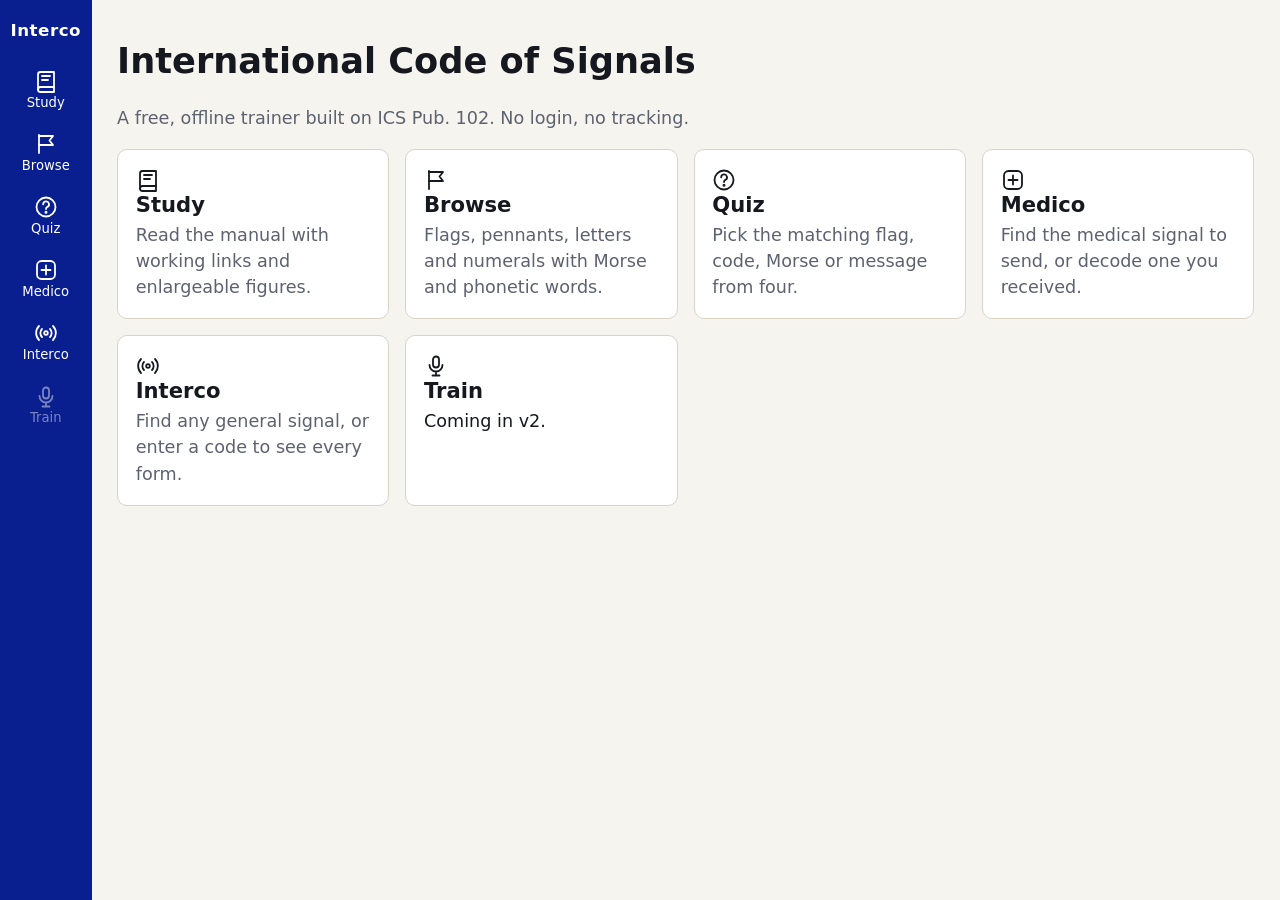
<file: docs/index.html>
<!doctype html>
<html lang="en">
<head>
<meta charset="utf-8">
<meta name="viewport" content="width=device-width, initial-scale=1">
<title>Interco — International Code of Signals trainer</title>
<meta name="description" content="Free offline trainer for the International Code of Signals: study the manual, browse flags and codes.">
<meta name="theme-color" content="#0a1f8f">
<link rel="stylesheet" href="css/app.css">
</head>
<body>
<nav class="side" id="nav" aria-label="Main"></nav>
<main id="view" tabindex="-1"></main>
<div id="lightbox" class="lightbox" hidden><button type="button" aria-label="Close">×</button><img alt=""></div>
<script type="module" src="js/app.js"></script>
<noscript>This app needs JavaScript.</noscript>
</body>
</html>
</file>
<file: docs/css/app.css>
/* Tokens: every colour is a variable so a night theme can override them later. */
:root {
  --bg: #f6f4ee;
  --surface: #ffffff;
  --ink: #15181f;
  --muted: #5d6270;
  --line: #d9d4c6;
  --accent: #0a1f8f;   /* signal blue */
  --accent-ink: #ffffff;
  --signal-red: #e3262b;
  --signal-yellow: #ffe600;
  --radius: 10px;
  --gap: 16px;
  --navw: 5.2rem;
  --measure: 78ch;
  font-size: clamp(16px, 0.9rem + 0.25vw, 24px);
}
* { box-sizing: border-box; }
html { -webkit-text-size-adjust: 100%; }
body { margin: 0; background: var(--bg); color: var(--ink); font-family: system-ui, -apple-system, "Segoe UI", Roboto, sans-serif; line-height: 1.5; }
a { color: var(--accent); }
main { padding: var(--gap) clamp(var(--gap), 2vw, 3rem); outline: none; min-width: 0; }
h1, h2, h3 { line-height: 1.2; }
.muted { color: var(--muted); }
.cards { display: grid; grid-template-columns: repeat(auto-fill, minmax(min(100%, 15rem), 1fr)); gap: var(--gap); margin: var(--gap) 0; }
.card { display: block; background: var(--surface); border: 1px solid var(--line); border-radius: var(--radius); padding: 1rem; text-decoration: none; color: inherit; }
.card:hover { border-color: var(--accent); }
.card h2 { margin: 0 0 .25rem; font-size: 1.2rem; }

/* BROWSE */
.tools { display: flex; flex-wrap: wrap; gap: .5rem; align-items: center; margin: .5rem 0 var(--gap); }
.tools input[type=search] { flex: 1 1 14rem; padding: .55rem .8rem; border: 1px solid var(--line); border-radius: var(--radius); font: inherit; background: var(--surface); color: inherit; }
.seg { display: inline-flex; border: 1px solid var(--line); border-radius: var(--radius); overflow: hidden; background: var(--surface); }
.seg button { border: 0; background: none; padding: .5rem .8rem; font: inherit; color: inherit; cursor: pointer; }
.seg button[aria-pressed="true"] { background: var(--accent); color: var(--accent-ink); }
.grid { display: grid; grid-template-columns: repeat(auto-fill, minmax(min(100%, 9.5rem), 1fr)); gap: .75rem; }
.tile { display: flex; flex-direction: column; align-items: center; gap: .35rem; background: var(--surface); border: 1px solid var(--line); border-radius: var(--radius); padding: .8rem .5rem; cursor: pointer; font: inherit; color: inherit; }
.tile:hover, .tile:focus-visible { border-color: var(--accent); }
.tile img { width: 100%; height: 5rem; object-fit: contain; }
.tile .ch { font-weight: 800; font-size: 1.5rem; line-height: 1; }
.tile .wd { color: var(--muted); font-size: .9rem; }
.morse { font-family: ui-monospace, Consolas, monospace; letter-spacing: .15em; font-size: 1.1rem; }
.detail { background: var(--surface); border: 1px solid var(--line); border-radius: var(--radius); padding: 1.2rem; display: grid; gap: 1.2rem; grid-template-columns: minmax(0, 1fr); }
@media (min-width: 760px) { .detail { grid-template-columns: minmax(0, 22rem) minmax(0, 1fr); } }
.detail img.big { width: 100%; max-height: 22rem; object-fit: contain; border: 1px solid var(--line); border-radius: var(--radius); padding: .5rem; background: #fff; }
.detail h1 { margin: 0 0 .2rem; font-size: 2.2rem; }
.kv { display: grid; grid-template-columns: max-content 1fr; gap: .3rem 1rem; margin: 1rem 0; }
.kv dt { color: var(--muted); }
.kv dd { margin: 0; }
.morse-vis { display: flex; align-items: center; gap: .35rem; flex-wrap: wrap; }
.morse-vis i { display: inline-block; height: .8rem; background: var(--ink); border-radius: 99px; }
.morse-vis i.dot { width: .8rem; } .morse-vis i.dash { width: 2.4rem; }
.morse-vis i.on { background: var(--signal-red); }
button.act { padding: .5rem .9rem; border-radius: var(--radius); border: 1px solid var(--accent); background: var(--accent); color: var(--accent-ink); font: inherit; cursor: pointer; }
button.act.sec { background: none; color: var(--accent); }

/* STUDY */
.study { display: grid; gap: var(--gap); grid-template-columns: minmax(0, 1fr); }
@media (min-width: 960px) { .study.has-toc { grid-template-columns: 20rem minmax(0, 1fr); align-items: start; } }
.toc { background: var(--surface); border: 1px solid var(--line); border-radius: var(--radius); padding: .6rem .4rem; }
@media (min-width: 960px) { .toc { position: sticky; top: .6rem; max-height: calc(100vh - 1.2rem); overflow: auto; } }
.toc ul { list-style: none; margin: 0; padding: 0; }
.toc a { display: block; padding: .2rem .6rem; text-decoration: none; color: inherit; border-radius: 6px; font-size: .95rem; }
.toc a:hover { background: var(--bg); }
.toc li.l1 > a { font-weight: 700; margin-top: .4rem; }
.toc li.l2 > a { padding-left: 1.2rem; }
.toc li.l3 > a { padding-left: 2rem; color: var(--muted); }
.toc .cur { background: var(--bg); box-shadow: inset 3px 0 0 var(--accent); }
.manual { background: var(--surface); border: 1px solid var(--line); border-radius: var(--radius); padding: 1rem 1.2rem 2rem; min-width: 0; }
.manual > * { max-width: var(--measure); }
.manual table, .manual figure { max-width: 100%; }
.manual table { border-collapse: collapse; margin: 1rem 0; width: auto; font-size: .95rem; display: block; overflow-x: auto; }
.manual td, .manual th { border: 1px solid var(--line); padding: .3rem .6rem; vertical-align: top; text-align: left; }
.manual th { background: var(--bg); }
.manual figure { margin: 1rem 0; }
.manual figure img { max-width: 100%; height: auto; cursor: zoom-in; border: 1px solid var(--line); background: #fff; }
.manual h2 { margin-top: 2rem; } .manual h3 { margin-top: 1.6rem; color: var(--accent); }
.manual h4, .manual h5 { margin: 1.2rem 0 .3rem; }
.pagemark { margin: 1.6rem 0 .4rem; padding-top: .3rem; border-top: 1px dashed var(--line); color: var(--muted); font-size: .8rem; text-align: right; }
.pageno { scroll-margin-top: 1rem; }
.manual :target, .flash { background: rgba(255, 230, 0, .35); }
.lightbox { position: fixed; inset: 0; z-index: 50; background: rgba(0,0,0,.85); display: grid; place-items: center; overflow: auto; padding: 1rem; }
.lightbox[hidden] { display: none; }
.lightbox img { max-width: none; width: min(100%, 2200px); background: #fff; }
.lightbox button { position: fixed; top: .5rem; right: .8rem; font-size: 2rem; color: #fff; background: none; border: 0; cursor: pointer; }
.chapnav { display: flex; justify-content: space-between; gap: 1rem; margin-top: 2rem; }
:focus-visible { outline: 3px solid var(--signal-red); outline-offset: 2px; }

/* Shell: icon rail on the left in landscape, tab bar at the bottom in portrait. */
body { display: grid; grid-template-columns: var(--navw) minmax(0, 1fr); min-height: 100vh; }
.side { position: sticky; top: 0; height: 100vh; display: flex; flex-direction: column; align-items: stretch; gap: .15rem; padding: .6rem .35rem; background: var(--accent); color: var(--accent-ink); }
.side .logo { text-align: center; text-decoration: none; color: inherit; font-weight: 800; font-size: .95rem; letter-spacing: .03em; padding: .4rem 0 .8rem; }
.side .item { display: flex; flex-direction: column; align-items: center; gap: .15rem; padding: .55rem .2rem; border-radius: var(--radius); color: inherit; text-decoration: none; font-size: .75rem; line-height: 1.1; border: 0; background: none; font-family: inherit; }
.side a.item:hover { background: rgba(255,255,255,.16); }
.side .item[aria-current="page"] { background: rgba(255,255,255,.26); box-shadow: inset 3px 0 0 var(--signal-yellow); }
.side .item.soon { opacity: .45; cursor: default; }
.side .spacer { flex: 1; }
.ico { display: block; }
@media (max-aspect-ratio: 1/1), (max-width: 699px) {
  body { grid-template-columns: minmax(0, 1fr); padding-bottom: 4rem; }
  .side { position: fixed; z-index: 20; inset: auto 0 0 0; height: 3.8rem; flex-direction: row; padding: .25rem; gap: 0; justify-content: space-around; }
  .side .logo, .side .spacer { display: none; }
  .side .item { flex: 1; padding: .3rem 0; }
  .side .item[aria-current="page"] { box-shadow: inset 0 3px 0 var(--signal-yellow); }
  .toc { position: static !important; max-height: 16rem; }
}
.home-intro { max-width: 60ch; }
.dl { display: inline-flex; align-items: center; gap: .4rem; }

/* Study overview: the full table of contents */
.fulltoc { columns: 22rem auto; column-gap: 2.5rem; margin-top: 1rem; }
.fulltoc section { break-inside: avoid-column; margin: 0 0 1.4rem; }
.fulltoc h2 { margin: 0 0 .3rem; font-size: 1.15rem; }
.fulltoc h2 a { text-decoration: none; }
.fulltoc ul { list-style: none; margin: 0; padding: 0; }
.fulltoc li a { display: flex; justify-content: space-between; gap: 1rem; padding: .15rem .3rem; text-decoration: none; color: inherit; border-radius: 6px; }
.fulltoc li a:hover { background: var(--surface); }
.fulltoc li.l2 a { padding-left: 1.2rem; }
.fulltoc li.l3 a { padding-left: 2.2rem; color: var(--muted); font-size: .95em; }
.fulltoc .pg { color: var(--muted); font-variant-numeric: tabular-nums; }
.manual { max-width: none; }
.manual > * { max-width: var(--measure); }

/* Index chapters: linked entries in columns */
.ixnav { position: sticky; top: 0; z-index: 3; display: flex; flex-wrap: wrap; gap: .25rem; padding: .4rem 0; background: var(--surface); border-bottom: 1px solid var(--line); margin-bottom: .6rem; max-width: none !important; }
.ixnav a { min-width: 1.9rem; text-align: center; padding: .2rem .35rem; border-radius: 6px; text-decoration: none; font-weight: 700; }
.ixnav a:hover { background: var(--bg); }
.ixlist { columns: 20rem auto; column-gap: 2.2rem; max-width: none !important; }
.ixlist .ixhead { column-span: all; text-align: center; font-weight: 700; margin: .1rem 0; }
.ixlist .ixh { break-after: avoid; margin: 1.1rem 0 .3rem; color: var(--accent); scroll-margin-top: 3.2rem; }
.ixlist .pagemark { column-span: all; }
.ix { break-inside: avoid; padding: .06rem 0; }
.ix.l1 { padding-left: 1.2rem; }
.ix.l2 { padding-left: 2.4rem; }
.ix .r { white-space: nowrap; }
.ix .r a { text-decoration: none; font-variant-numeric: tabular-nums; padding: 0 .15rem; border-radius: 4px; }
.ix .r a:hover { background: var(--bg); text-decoration: underline; }
.manual .ixnav, .manual .ixlist { max-width: none; }
/* cross-references and footnote markers inside the manual */
.xref { font-variant-numeric: tabular-nums; }
a.fn { font-weight: 800; text-decoration: none; padding: 0 .1rem; color: var(--signal-red); }
a.fn:hover { background: rgba(227, 38, 43, .12); }
tr:target td, p:target { background: rgba(255, 230, 0, .35); }
.fnote { color: var(--muted); font-size: .9em; }

/* Signal rows in the manual */
.manual p.sig { display: grid; grid-template-columns: 5.5rem minmax(0, 1fr); gap: .8rem; margin: .25rem 0; }
.manual .code { font-family: ui-monospace, Consolas, monospace; color: var(--accent); }

/* Flag hoist */
.hoist { display: flex; flex-wrap: wrap; gap: .3rem 1.2rem; margin: .8rem 0; }
.hgroup { display: inline-flex; gap: .3rem; align-items: flex-end; }
.hflag { display: flex; flex-direction: column; align-items: center; gap: .15rem; }
.hflag img { width: 5.2rem; height: 3.9rem; object-fit: contain; border-radius: 3px; }
.hflag b { font-size: .8rem; color: var(--muted); }
.hoist.sm .hflag img { width: 2.6rem; height: 2rem; }

/* Medico / Interco explorer */
.explorer { display: grid; gap: var(--gap); grid-template-columns: minmax(0, 1fr); }
@media (min-width: 900px) { .explorer { grid-template-columns: 17rem minmax(0, 1fr); align-items: start; } }
.cats { display: flex; flex-direction: column; gap: .15rem; background: var(--surface); border: 1px solid var(--line); border-radius: var(--radius); padding: .4rem; }
@media (min-width: 900px) { .cats { position: sticky; top: .6rem; max-height: calc(100vh - 1.2rem); overflow: auto; } }
@media (max-width: 899px) { .cats { flex-direction: row; flex-wrap: wrap; } }
.cats button { text-align: left; border: 0; background: none; font: inherit; color: inherit; padding: .35rem .6rem; border-radius: 6px; cursor: pointer; display: flex; justify-content: space-between; gap: .5rem; }
.cats button:hover { background: var(--bg); }
.cats button[aria-pressed="true"] { background: var(--accent); color: var(--accent-ink); }
.cats small { opacity: .7; }
.results { background: var(--surface); border: 1px solid var(--line); border-radius: var(--radius); padding: .6rem .8rem 1rem; min-width: 0; }
.gttl { margin: 1.2rem 0 .2rem; font-size: 1.15rem; color: var(--accent); }
.ttl { margin: .9rem 0 .2rem; font-size: 1rem; }
.srow { display: grid; grid-template-columns: 6.5rem minmax(0, 1fr); gap: .8rem; padding: .3rem .4rem; text-decoration: none; color: inherit; border-radius: 6px; }
.srow:hover, .srow:focus-visible { background: var(--bg); }
.srow.sub { padding-left: 1.6rem; }
.scode { font-family: ui-monospace, Consolas, monospace; font-weight: 700; color: var(--accent); }
.star { color: var(--signal-red); }
.detail.wide { grid-template-columns: minmax(0, 1fr); }
@media (min-width: 900px) { .detail.wide { grid-template-columns: minmax(0, 1fr) minmax(0, 1.2fr); } }
.bigcode { font-family: ui-monospace, Consolas, monospace; font-size: 3rem; margin: 0; color: var(--accent); }
.mean { font-size: 1.25rem; }

/* Quiz */
.qsetup fieldset { border: 0; padding: 0; margin: 0 0 1rem; display: flex; flex-wrap: wrap; gap: .5rem; }
.qsetup legend { font-weight: 700; margin-bottom: .4rem; padding: 0; float: left; width: 100%; }
.chip { position: relative; }
.chip input { position: absolute; opacity: 0; inset: 0; }
.chip span { display: flex; flex-direction: column; gap: .1rem; padding: .55rem .9rem; border: 1px solid var(--line); border-radius: var(--radius); background: var(--surface); min-width: 6rem; cursor: pointer; }
.chip.small span { min-width: 3.5rem; align-items: center; }
.chip span small { color: var(--muted); font-size: .75rem; max-width: 12rem; }
.chip input:checked + span { background: var(--accent); color: var(--accent-ink); border-color: var(--accent); }
.chip input:checked + span small { color: inherit; opacity: .85; }
.chip input:focus-visible + span { outline: 3px solid var(--signal-red); outline-offset: 2px; }
.chip.off span, .chip input:disabled + span { opacity: .4; cursor: not-allowed; }
button.act.big { font-size: 1.15rem; padding: .7rem 1.6rem; }
.qhead { display: flex; align-items: center; gap: 1rem; margin-bottom: 1rem; }
.qbar { flex: 1; height: .5rem; background: var(--line); border-radius: 99px; overflow: hidden; }
.qbar i { display: block; height: 100%; background: var(--accent); }
.qcard { background: var(--surface); border: 1px solid var(--line); border-radius: var(--radius); padding: 1.2rem; }
.qlabel { margin: 0; font-size: .9rem; text-transform: uppercase; letter-spacing: .08em; }
.qprompt { display: flex; align-items: center; justify-content: center; gap: 1.2rem; min-height: 9rem; padding: 1rem 0; flex-wrap: wrap; }
.qflag { height: min(14rem, 30vh); max-width: 100%; }
.qcode { font-size: 2.4rem; font-weight: 800; }
.qmorse { display: flex; flex-direction: column; align-items: center; gap: .6rem; }
.qmorse .morse { font-size: 2rem; }
.qmsg { font-size: 1.35rem; max-width: 40ch; text-align: center; }
.qopts { display: grid; gap: .7rem; grid-template-columns: repeat(auto-fit, minmax(min(100%, 14rem), 1fr)); }
.qopt { position: relative; display: flex; align-items: center; justify-content: center; gap: .6rem; min-height: 6.5rem; padding: .8rem 1rem; border: 2px solid var(--line); border-radius: var(--radius); background: var(--surface); font: inherit; color: inherit; cursor: pointer; text-align: center; flex-wrap: wrap; }
.qopt:hover:not(:disabled), .qopt:focus-visible { border-color: var(--accent); }
.qopt kbd { position: absolute; top: .3rem; left: .5rem; font-size: .75rem; color: var(--muted); }
.qopt .qflag { height: 4.8rem; }
.qopt .qcode { font-size: 1.5rem; }
.qopt .qmorse .morse { font-size: 1.4rem; }
.qopt .qmsg { font-size: 1rem; }
.qopt.right { border-color: #1a8f3c; background: #e6f5ea; }
.qopt.wrong { border-color: var(--signal-red); background: #fdeaea; }
.qopt .mark { position: absolute; bottom: .25rem; right: .5rem; font-size: .75rem; font-weight: 700; }
.fb { display: flex; flex-wrap: wrap; align-items: center; gap: .8rem 1rem; margin-top: 1rem; padding: .8rem 1rem; border-radius: var(--radius); }
.fb.ok { background: #e6f5ea; } .fb.no { background: #fdeaea; }
.fb > span { flex: 1 1 18rem; }
.score { font-size: 3.5rem; margin: 0; }
.review { display: grid; gap: .6rem; }
.rv { display: grid; grid-template-columns: repeat(auto-fit, minmax(10rem, 1fr)); gap: 1rem; background: var(--surface); border: 1px solid var(--line); border-radius: var(--radius); padding: .8rem; align-items: center; }
.rv .qflag { height: 4rem; } .rv .qcode { font-size: 1.2rem; } .rv .qmsg { font-size: .95rem; text-align: left; } .rv .qmorse .morse { font-size: 1.2rem; }

/* ===== Quiz v2 layout: one screen per question ===== */
.qsetup h1, .qresult h1 { margin: .2rem 0 .6rem; }
.qsetup fieldset { margin: 0 0 .8rem; }
.qsetup legend { margin-bottom: .3rem; }
.chips { display: flex; flex-wrap: wrap; gap: .4rem; }
.chips.four { display: grid; grid-template-columns: repeat(4, minmax(0, 1fr)); }
.chip span { min-width: 0; padding: .55rem .6rem; align-items: center; text-align: center; min-height: 3rem; justify-content: center; }
.chips.four .chip span { min-height: 3.6rem; }
.chip span small { display: none; font-size: .72rem; }
.chips.four .chip span small { display: block; }
.row2 { display: flex; flex-wrap: wrap; gap: .4rem 2rem; }
.switch { display: flex; align-items: center; gap: .6rem; margin: .4rem 0; cursor: pointer; }
.switch input { width: 1.3rem; height: 1.3rem; }
.startbar { margin-top: 1rem; }
.startbar.two { display: flex; gap: .6rem; }
.startbar.two .act { flex: 1; }
.startbar .act { width: 100%; max-width: 22rem; min-height: 3.2rem; }
@media (max-width: 699px), (max-aspect-ratio: 1/1) {
  .chips.four { grid-template-columns: repeat(2, minmax(0, 1fr)); }
  .chips.four .chip span { min-height: 3rem; }
  .chips.four .chip span small { display: none; }
  .chips.four .chip input:checked + span small { display: block; }
  .startbar { position: sticky; bottom: 4.4rem; padding: .5rem 0; background: linear-gradient(to top, var(--bg) 70%, transparent); z-index: 5; }
  .startbar .act { max-width: none; }
}

/* the question screen */
.qscreen { display: flex; flex-direction: column; gap: .7rem; min-height: calc(100dvh - 2.4rem); }
@media (max-width: 699px), (max-aspect-ratio: 1/1) { .qscreen { min-height: calc(100dvh - 7rem); } }
.qhead { display: flex; align-items: center; gap: .7rem; position: sticky; top: 0; z-index: 4; background: var(--bg); padding: .3rem 0; }
.qn { font-weight: 800; font-size: 1.15rem; font-variant-numeric: tabular-nums; }
.qn small { font-weight: 400; color: var(--muted); }
.qbar { flex: 1; height: .55rem; background: var(--line); border-radius: 99px; overflow: hidden; }
.qbar i { display: block; height: 100%; background: var(--accent); transition: width .3s; }
.qscore { display: flex; gap: .5rem; font-variant-numeric: tabular-nums; font-size: .95rem; }
.qscore .g { color: #1a7f37; } .qscore .r { color: var(--signal-red); }
.qhead .x { border: 0; background: none; font-size: 1.2rem; color: var(--muted); min-width: 2.75rem; min-height: 2.75rem; cursor: pointer; border-radius: 99px; }
.qprompt { flex: 1 1 auto; display: flex; flex-direction: column; align-items: center; justify-content: center; gap: .8rem; padding: .4rem .2rem; min-height: 0; }
.qprompt .qflag { height: min(15rem, 30dvh); width: auto; max-width: 100%; }
.qprompt .qcode { font-size: clamp(1.9rem, 8vw, 3rem); }
.qprompt .qmorse .morse { font-size: clamp(1.7rem, 8vw, 2.6rem); }
.qprompt .qmsg { font-size: clamp(1.15rem, 4.6vw, 1.6rem); line-height: 1.3; }
.qopts { display: grid; gap: .6rem; }
.qopts.two { grid-template-columns: repeat(2, minmax(0, 1fr)); }
.qopts.one { grid-template-columns: minmax(0, 1fr); }
@media (min-width: 1000px) and (min-aspect-ratio: 1/1) { .qopts.two { grid-template-columns: repeat(4, minmax(0, 1fr)); } }
.qopt { min-height: 4.6rem; padding: .6rem .5rem; border-width: 2px; touch-action: manipulation; -webkit-tap-highlight-color: transparent; }
.qopts.one .qopt { min-height: 3.6rem; justify-content: flex-start; text-align: left; padding-left: 2rem; }
.qopt .qflag { height: min(4.4rem, 11dvh); }
.qopt .qcode { font-size: clamp(1.05rem, 4.4vw, 1.5rem); }
.qopt .qcode b { font-weight: 800; }
.qopt .qmorse .morse { font-size: clamp(1.1rem, 5vw, 1.5rem); }
.qopt .qmorse .morse-vis { display: none; }
.qopt .qmsg { font-size: clamp(.9rem, 3.7vw, 1.05rem); line-height: 1.25; text-align: left; }
.qopt kbd { top: .2rem; left: .4rem; font-size: .68rem; }
@media (hover: none) { .qopt kbd { display: none; } .qopts.one .qopt { padding-left: .8rem; } }
@media (hover: hover) { .qopt:hover:not(:disabled) { border-color: var(--accent); } }
.qopt:focus-visible { border-color: var(--accent); }
.qopt:hover:not(:disabled) { border-color: var(--line); }
.qopt.right { border-color: #1a7f37; background: #e3f4e8; opacity: 1; }
.qopt.wrong { border-color: var(--signal-red); background: #fdeaea; opacity: 1; }
.qopt.dim { opacity: .45; }
.qopt .mark { position: absolute; top: .25rem; right: .45rem; font-size: 1.1rem; font-weight: 800; bottom: auto; }
.qopt.right .mark { color: #1a7f37; } .qopt.wrong .mark { color: var(--signal-red); }
.qopt:disabled { color: inherit; }
@media (hover: hover) and (min-width: 1000px) { .qopt .qmorse .morse-vis { display: flex; } }

/* the feedback bar sits above the tab bar so Next never scrolls away */
.fbslot { min-height: 5.2rem; }
.fb { position: relative; display: flex; align-items: center; gap: .8rem; padding: .7rem .9rem; border-radius: var(--radius); margin: 0; overflow: hidden; box-shadow: 0 -2px 12px rgba(0, 0, 0, .12); }
.fb.ok { background: #d9f0e0; } .fb.no { background: #fbdede; }
.fbtext { flex: 1; display: flex; flex-direction: column; gap: .1rem; min-width: 0; }
.fbans { display: flex; flex-wrap: wrap; gap: .2rem .8rem; align-items: baseline; }
.fbmsg { font-size: .9rem; color: var(--ink); }
.fb .act { min-height: 3rem; min-width: 6.5rem; flex: none; }
.fbtimer { position: absolute; left: 0; bottom: 0; height: 4px; width: 100%; background: #1a7f37; transform-origin: left; animation: fbt linear forwards; }
@keyframes fbt { from { transform: scaleX(1); } to { transform: scaleX(0); } }
@media (max-width: 699px), (max-aspect-ratio: 1/1) {
  .fbslot { position: sticky; bottom: 4.4rem; z-index: 6; min-height: 0; }
  .qscreen { padding-bottom: 5.2rem; }
  .fbslot { position: fixed; left: .5rem; right: .5rem; bottom: 4.3rem; }
  .qscreen { min-height: calc(100dvh - 8.5rem); }
}
@media (prefers-reduced-motion: reduce) { .fbtimer { animation: none; display: none; } .qbar i { transition: none; } }

/* result */
.score { font-size: 4.5rem; line-height: 1; margin: .2rem 0; } .score small { font-size: 1.6rem; color: var(--muted); font-weight: 400; }
.dots { display: flex; flex-wrap: wrap; gap: .3rem; margin: .5rem 0 1rem; }
.dots i { width: .9rem; height: .9rem; border-radius: 50%; background: var(--line); }
.dots i.g { background: #1a7f37; } .dots i.r { background: var(--signal-red); }
.rv { grid-template-columns: repeat(3, minmax(0, 1fr)); gap: .6rem; font-size: .9rem; }
@media (max-width: 699px) { .rv { grid-template-columns: minmax(0, 1fr) minmax(0, 1fr); } .rv .rvq { grid-column: 1 / -1; } }
.rv .muted { display: block; font-size: .72rem; text-transform: uppercase; letter-spacing: .05em; margin-bottom: .2rem; }
.rv .rvc { color: #1a7f37; } .rv .rvp { color: var(--signal-red); }
.rv .qflag { height: 3.4rem; }
.rv .qcode { font-size: 1.1rem; } .rv .qmorse .morse { font-size: 1.1rem; } .rv .qmsg { font-size: .9rem; text-align: left; }
.rv .morse-vis { display: none; }

/* ===== Quiz v3 fixes: stable bottom feedback slot, compact setup ===== */
.chip { display: block; }
.chip span { width: 100%; }
.chips.four { grid-template-columns: repeat(4, minmax(0, 1fr)); }
.chips.four .chip span { min-height: 3rem; padding: .5rem .2rem; font-size: .92rem; }
.chips.four .chip span small { display: none; }
@media (min-width: 700px) and (min-aspect-ratio: 1/1) { .chips.four .chip span small { display: block; } .chips.four .chip span { min-height: 3.6rem; } }
.chips:not(.four) .chip span { min-width: 3.6rem; }
.startbar, .startbar .act { position: static; background: none; }
@media (max-width: 699px), (max-aspect-ratio: 1/1) {
  .startbar { position: static; padding: 0; background: none; }
  .qsetup { padding-bottom: .5rem; }
}

/* the feedback slot is part of the layout (no overlap, no jump); the prompt gives way */
@media (max-width: 699px), (max-aspect-ratio: 1/1) {
  .fbslot { position: static; left: auto; right: auto; bottom: auto; min-height: 6.4rem; margin-top: auto; z-index: auto; }
  .qscreen { padding-bottom: 0; min-height: calc(100dvh - 5.6rem); }
  .qprompt .qflag { height: min(13rem, 24dvh); }
}
.fb { box-shadow: none; }
.fbtext { gap: .15rem; }
.fbans { font-size: 1.05rem; }

/* ===== Quiz v4: setup fits, Start pinned above the tab bar ===== */
@media (max-width: 699px), (max-aspect-ratio: 1/1) {
  .chips.four .chip input:checked + span small { display: none; }
  .qsetup h1 { font-size: 1.6rem; margin: 0 0 .3rem; }
  .qsetup fieldset { margin: 0 0 .6rem; }
  .qsetup legend { font-size: .95rem; margin-bottom: .25rem; }
  .chip span { min-height: 2.7rem; padding: .4rem .5rem; }
  .startbar { position: sticky; bottom: 3.8rem; margin: .6rem -1rem 0; padding: .6rem 1rem; background: var(--bg); border-top: 1px solid var(--line); z-index: 5; }
  .startbar .act { max-width: none; width: 100%; }
  .qsetup { padding-bottom: 0; }
}
.switch span { font-size: .95rem; }

.startbar .act { background: var(--accent); color: var(--accent-ink); }
.startbar.two .act.sec { background: none; color: var(--accent); }
/* ===== Quiz v5: Start button colour, full-width chip rows ===== */
.startbar .act { background: var(--accent); color: var(--accent-ink); }
.startbar.two .act.sec { background: none; color: var(--accent); }
.qsetup fieldset > .chips { flex: 1 1 100%; }

/* ===== Quiz v6: Morse prompt shows bars only; message options stay short ===== */
.qprompt .qmorse .morse { display: none; }
.qprompt .qmorse .morse-vis { gap: .6rem; }
.qprompt .qmorse .morse-vis i { height: 1.5rem; }
.qprompt .qmorse .morse-vis i.dot { width: 1.5rem; }
.qprompt .qmorse .morse-vis i.dash { width: 4.4rem; }
.qopts.one .qopt { min-height: 3.4rem; }
.fbmsg { font-size: .9rem; line-height: 1.3; }

/* ===== Quiz v7: no page scroll during a question on phones ===== */
@media (max-width: 699px), (max-aspect-ratio: 1/1) {
  .qscreen { min-height: calc(100dvh - 9.2rem); }
}

/* ===== v8: desktop quiz is a centred column; phone topic lists scroll sideways ===== */
@media (min-width: 700px) and (min-aspect-ratio: 1/1) {
  .qscreen { min-height: 0; max-width: 64rem; margin: 0 auto; gap: 1.2rem; }
  .qprompt { flex: none; min-height: 15rem; }
  .qprompt .qflag { height: min(16rem, 34dvh); }
  .fbslot { min-height: 5.6rem; }
}
@media (max-width: 899px) {
  .cats { flex-direction: row; flex-wrap: nowrap; overflow-x: auto; scrollbar-width: thin; padding: .3rem; gap: .3rem; position: static; max-height: none; }
  .cats button { flex: none; white-space: nowrap; border: 1px solid var(--line); border-radius: 99px; padding: .4rem .8rem; }
  .cats button[aria-pressed="true"] { border-color: var(--accent); }
}
.tools input[type=search] { min-height: 3rem; font-size: 1rem; }
</file>
